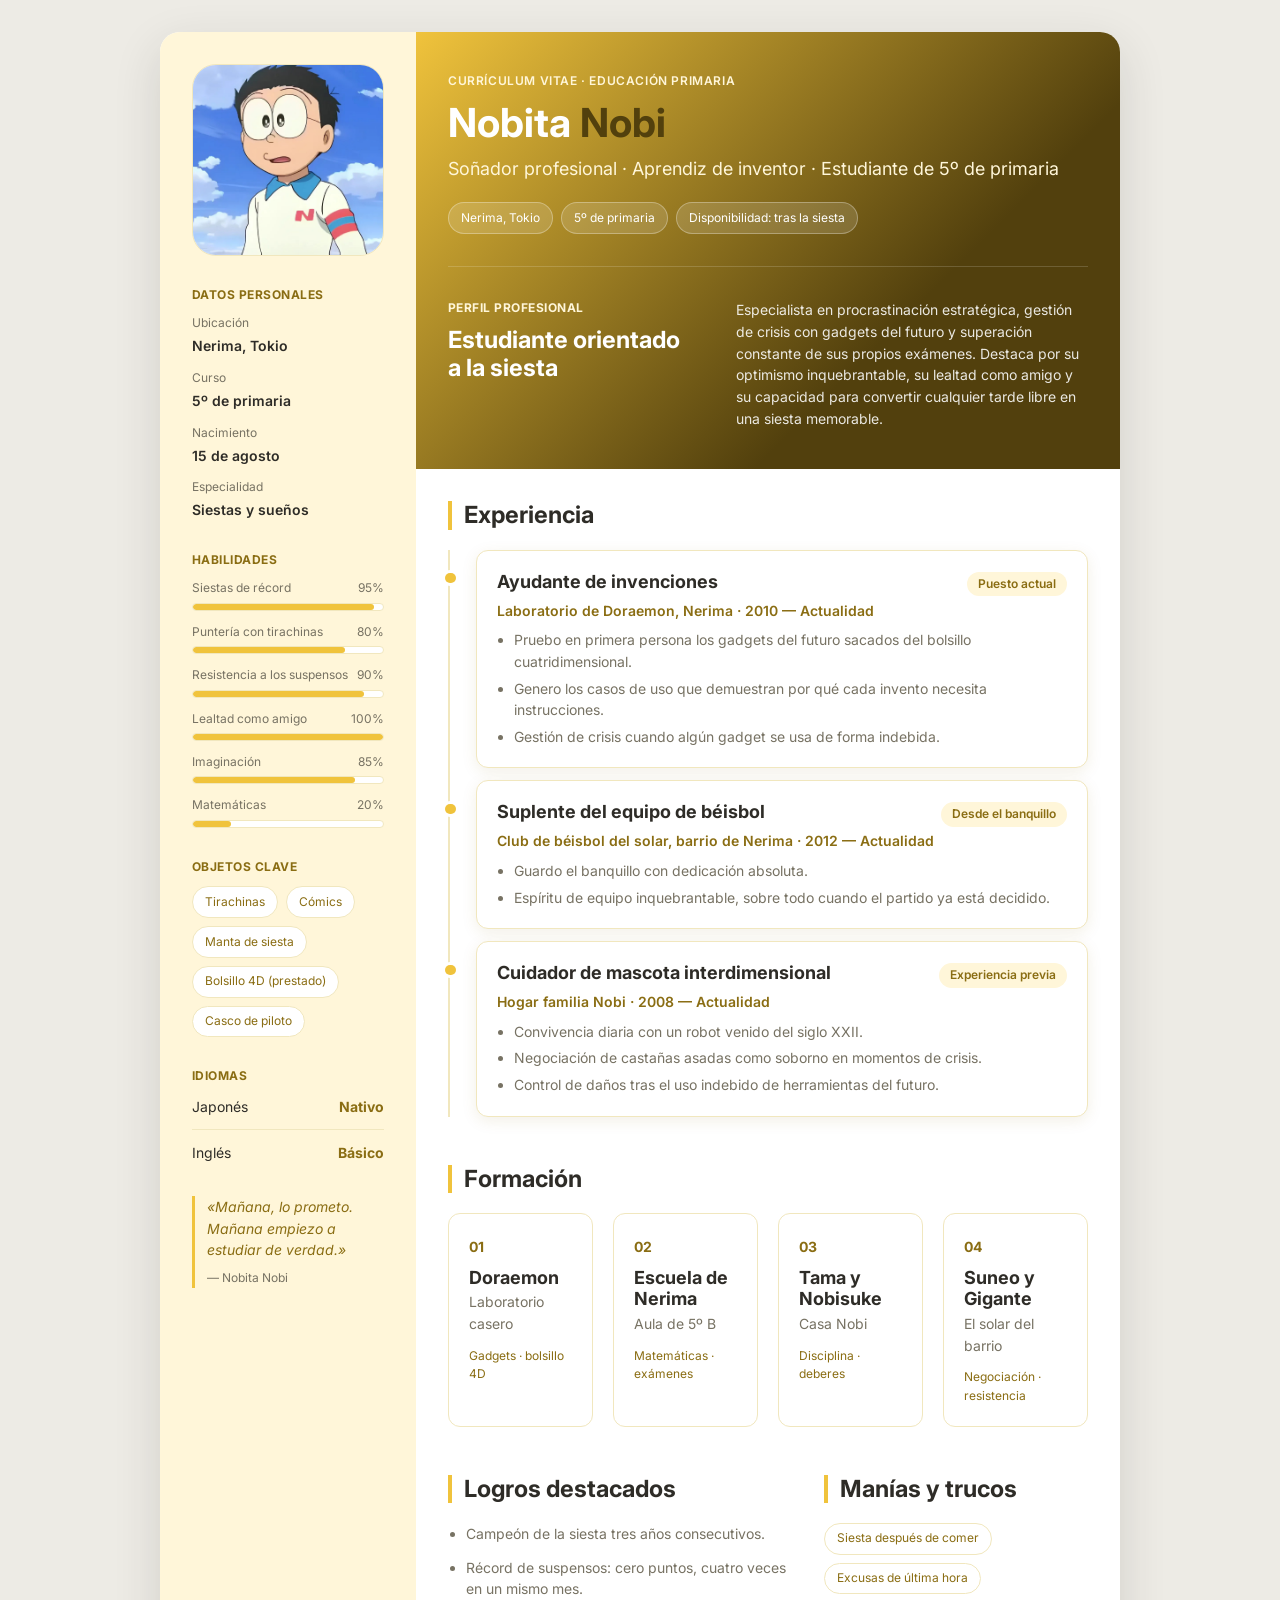
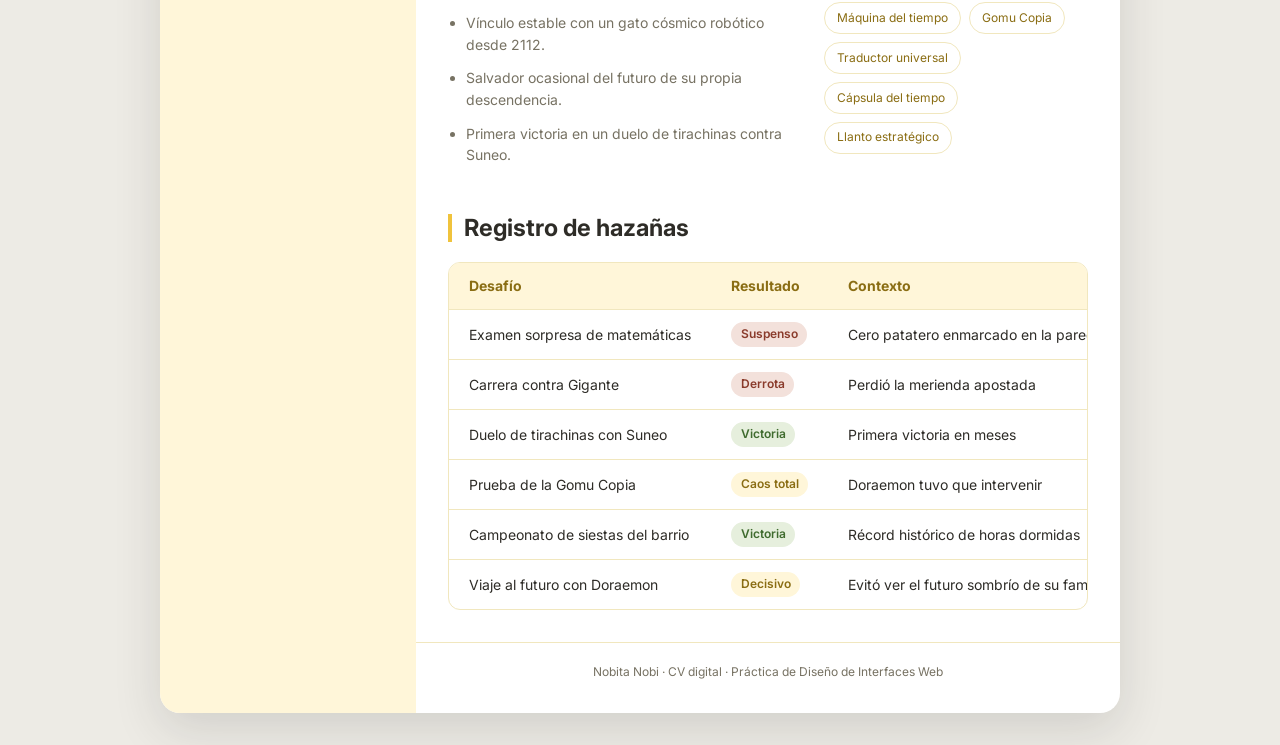
<file: CV/index.html>
<!DOCTYPE html>
<html lang="es">
<head>
  <meta charset="UTF-8">
  <meta name="viewport" content="width=device-width, initial-scale=1.0">
  <title>Nobita Nobi · Currículum</title>
  <link rel="preconnect" href="https://fonts.googleapis.com">
  <link href="https://fonts.googleapis.com/css2?family=Inter:wght@400;500;600;700&display=swap" rel="stylesheet">
  <link rel="stylesheet" href="nobita.css">
</head>
<body>

  <div class="page-outer">
    <div class="sheet">

      <aside class="sidebar">

        <div class="photo-frame">
          <img src="nobita.jpg" alt="Foto de Nobita Nobi" class="photo-img">
        </div>

        <section class="widget" id="datos">
          <h2 class="widget-title">Datos personales</h2>
          <div class="data-list">
            <div class="data-item">
              <span class="data-label">Ubicación</span>
              <span class="data-value">Nerima, Tokio</span>
            </div>
            <div class="data-item">
              <span class="data-label">Curso</span>
              <span class="data-value">5º de primaria</span>
            </div>
            <div class="data-item">
              <span class="data-label">Nacimiento</span>
              <span class="data-value">15 de agosto</span>
            </div>
            <div class="data-item">
              <span class="data-label">Especialidad</span>
              <span class="data-value">Siestas y sueños</span>
            </div>
          </div>
        </section>

        <section class="widget" id="habilidades">
          <h2 class="widget-title">Habilidades</h2>
          <ul class="skill-list">
            <li class="skill">
              <div class="skill-head">
                <span>Siestas de récord</span><span>95%</span>
              </div>
              <div class="skill-bar"><div class="skill-fill" style="width: 95%;"></div></div>
            </li>
            <li class="skill">
              <div class="skill-head">
                <span>Puntería con tirachinas</span><span>80%</span>
              </div>
              <div class="skill-bar"><div class="skill-fill" style="width: 80%;"></div></div>
            </li>
            <li class="skill">
              <div class="skill-head">
                <span>Resistencia a los suspensos</span><span>90%</span>
              </div>
              <div class="skill-bar"><div class="skill-fill" style="width: 90%;"></div></div>
            </li>
            <li class="skill">
              <div class="skill-head">
                <span>Lealtad como amigo</span><span>100%</span>
              </div>
              <div class="skill-bar"><div class="skill-fill" style="width: 100%;"></div></div>
            </li>
            <li class="skill">
              <div class="skill-head">
                <span>Imaginación</span><span>85%</span>
              </div>
              <div class="skill-bar"><div class="skill-fill" style="width: 85%;"></div></div>
            </li>
            <li class="skill">
              <div class="skill-head">
                <span>Matemáticas</span><span>20%</span>
              </div>
              <div class="skill-bar"><div class="skill-fill" style="width: 20%;"></div></div>
            </li>
          </ul>
        </section>

        <section class="widget" id="objetos">
          <h2 class="widget-title">Objetos clave</h2>
          <ul class="tag-list">
            <li class="tag">Tirachinas</li>
            <li class="tag">Cómics</li>
            <li class="tag">Manta de siesta</li>
            <li class="tag">Bolsillo 4D (prestado)</li>
            <li class="tag">Casco de piloto</li>
          </ul>
        </section>

        <section class="widget" id="idiomas">
          <h2 class="widget-title">Idiomas</h2>
          <ul class="lang-list">
            <li class="lang-item">
              <span>Japonés</span>
              <span class="lang-level">Nativo</span>
            </li>
            <li class="lang-item">
              <span>Inglés</span>
              <span class="lang-level">Básico</span>
            </li>
          </ul>
        </section>

        <blockquote class="quote">
          «Mañana, lo prometo. Mañana empiezo a estudiar de verdad.»
          <cite>— Nobita Nobi</cite>
        </blockquote>

      </aside>

      <div class="main-content">

        <header class="cv-header">

          <div class="header-top">
            <p class="eyebrow">Currículum vitae · Educación primaria</p>
            <h1 class="hero-name">Nobita <span class="hero-name-accent">Nobi</span></h1>
            <p class="hero-role">Soñador profesional&nbsp;·&nbsp;Aprendiz de inventor&nbsp;·&nbsp;Estudiante de 5º de primaria</p>
            <ul class="tag-list tag-list-light">
              <li class="tag tag-light">Nerima, Tokio</li>
              <li class="tag tag-light">5º de primaria</li>
              <li class="tag tag-light">Disponibilidad: tras la siesta</li>
            </ul>
          </div>

          <div class="header-profile">
            <div class="header-profile-label">
              <p class="intro-label">Perfil profesional</p>
              <h2 class="intro-title">Estudiante orientado a la siesta</h2>
            </div>
            <p class="intro-text">
              Especialista en procrastinación estratégica, gestión de crisis con
              gadgets del futuro y superación constante de sus propios exámenes.
              Destaca por su optimismo inquebrantable, su lealtad como amigo y su
              capacidad para convertir cualquier tarde libre en una siesta
              memorable.
            </p>
          </div>

        </header>

        <div class="content-body">

          <section class="block" id="experiencia">
            <h2 class="block-title">Experiencia</h2>

            <div class="timeline">
            <article class="card">
              <div class="card-head">
                <h3 class="card-title">Ayudante de invenciones</h3>
                <span class="card-date">Puesto actual</span>
              </div>
              <p class="card-subtitle">Laboratorio de Doraemon, Nerima · 2010 — Actualidad</p>
              <ul class="card-list">
                <li>Pruebo en primera persona los gadgets del futuro sacados del bolsillo cuatridimensional.</li>
                <li>Genero los casos de uso que demuestran por qué cada invento necesita instrucciones.</li>
                <li>Gestión de crisis cuando algún gadget se usa de forma indebida.</li>
              </ul>
            </article>

            <article class="card">
              <div class="card-head">
                <h3 class="card-title">Suplente del equipo de béisbol</h3>
                <span class="card-date">Desde el banquillo</span>
              </div>
              <p class="card-subtitle">Club de béisbol del solar, barrio de Nerima · 2012 — Actualidad</p>
              <ul class="card-list">
                <li>Guardo el banquillo con dedicación absoluta.</li>
                <li>Espíritu de equipo inquebrantable, sobre todo cuando el partido ya está decidido.</li>
              </ul>
            </article>

            <article class="card">
              <div class="card-head">
                <h3 class="card-title">Cuidador de mascota interdimensional</h3>
                <span class="card-date">Experiencia previa</span>
              </div>
              <p class="card-subtitle">Hogar familia Nobi · 2008 — Actualidad</p>
              <ul class="card-list">
                <li>Convivencia diaria con un robot venido del siglo XXII.</li>
                <li>Negociación de castañas asadas como soborno en momentos de crisis.</li>
                <li>Control de daños tras el uso indebido de herramientas del futuro.</li>
              </ul>
            </article>
            </div>
          </section>

          <section class="block" id="formacion">
            <h2 class="block-title">Formación</h2>

            <div class="training-grid">
              <article class="training-card">
                <span class="training-number">01</span>
                <h3 class="training-title">Doraemon</h3>
                <p class="training-place">Laboratorio casero</p>
                <p class="training-tags">Gadgets · bolsillo 4D</p>
              </article>
              <article class="training-card">
                <span class="training-number">02</span>
                <h3 class="training-title">Escuela de Nerima</h3>
                <p class="training-place">Aula de 5º B</p>
                <p class="training-tags">Matemáticas · exámenes</p>
              </article>
              <article class="training-card">
                <span class="training-number">03</span>
                <h3 class="training-title">Tama y Nobisuke</h3>
                <p class="training-place">Casa Nobi</p>
                <p class="training-tags">Disciplina · deberes</p>
              </article>
              <article class="training-card">
                <span class="training-number">04</span>
                <h3 class="training-title">Suneo y Gigante</h3>
                <p class="training-place">El solar del barrio</p>
                <p class="training-tags">Negociación · resistencia</p>
              </article>
            </div>
          </section>

          <section class="split-block">
            <div class="block" id="logros">
              <h2 class="block-title">Logros destacados</h2>
              <ul class="bullet-list">
                <li>Campeón de la siesta tres años consecutivos.</li>
                <li>Récord de suspensos: cero puntos, cuatro veces en un mismo mes.</li>
                <li>Vínculo estable con un gato cósmico robótico desde 2112.</li>
                <li>Salvador ocasional del futuro de su propia descendencia.</li>
                <li>Primera victoria en un duelo de tirachinas contra Suneo.</li>
              </ul>
            </div>

            <div class="block" id="manias">
              <h2 class="block-title">Manías y trucos</h2>
              <ul class="tag-list">
                <li class="tag">Siesta después de comer</li>
                <li class="tag">Excusas de última hora</li>
                <li class="tag">Máquina del tiempo</li>
                <li class="tag">Gomu Copia</li>
                <li class="tag">Traductor universal</li>
                <li class="tag">Cápsula del tiempo</li>
                <li class="tag">Llanto estratégico</li>
              </ul>
            </div>
          </section>

          <section class="block" id="registro">
            <h2 class="block-title">Registro de hazañas</h2>
            <div class="table-wrapper">
              <table class="record-table">
                <thead>
                  <tr>
                    <th>Desafío</th>
                    <th>Resultado</th>
                    <th>Contexto</th>
                  </tr>
                </thead>
                <tbody>
                  <tr>
                    <td>Examen sorpresa de matemáticas</td>
                    <td><span class="result result-bad">Suspenso</span></td>
                    <td>Cero patatero enmarcado en la pared</td>
                  </tr>
                  <tr>
                    <td>Carrera contra Gigante</td>
                    <td><span class="result result-bad">Derrota</span></td>
                    <td>Perdió la merienda apostada</td>
                  </tr>
                  <tr>
                    <td>Duelo de tirachinas con Suneo</td>
                    <td><span class="result result-good">Victoria</span></td>
                    <td>Primera victoria en meses</td>
                  </tr>
                  <tr>
                    <td>Prueba de la Gomu Copia</td>
                    <td><span class="result result-neutral">Caos total</span></td>
                    <td>Doraemon tuvo que intervenir</td>
                  </tr>
                  <tr>
                    <td>Campeonato de siestas del barrio</td>
                    <td><span class="result result-good">Victoria</span></td>
                    <td>Récord histórico de horas dormidas</td>
                  </tr>
                  <tr>
                    <td>Viaje al futuro con Doraemon</td>
                    <td><span class="result result-neutral">Decisivo</span></td>
                    <td>Evitó ver el futuro sombrío de su familia</td>
                  </tr>
                </tbody>
              </table>
            </div>
          </section>

        </div>

        <footer class="footer">
          <p>Nobita Nobi · CV digital · Práctica de Diseño de Interfaces Web</p>
        </footer>

      </div>

    </div>
  </div>

</body>
</html>
</file>
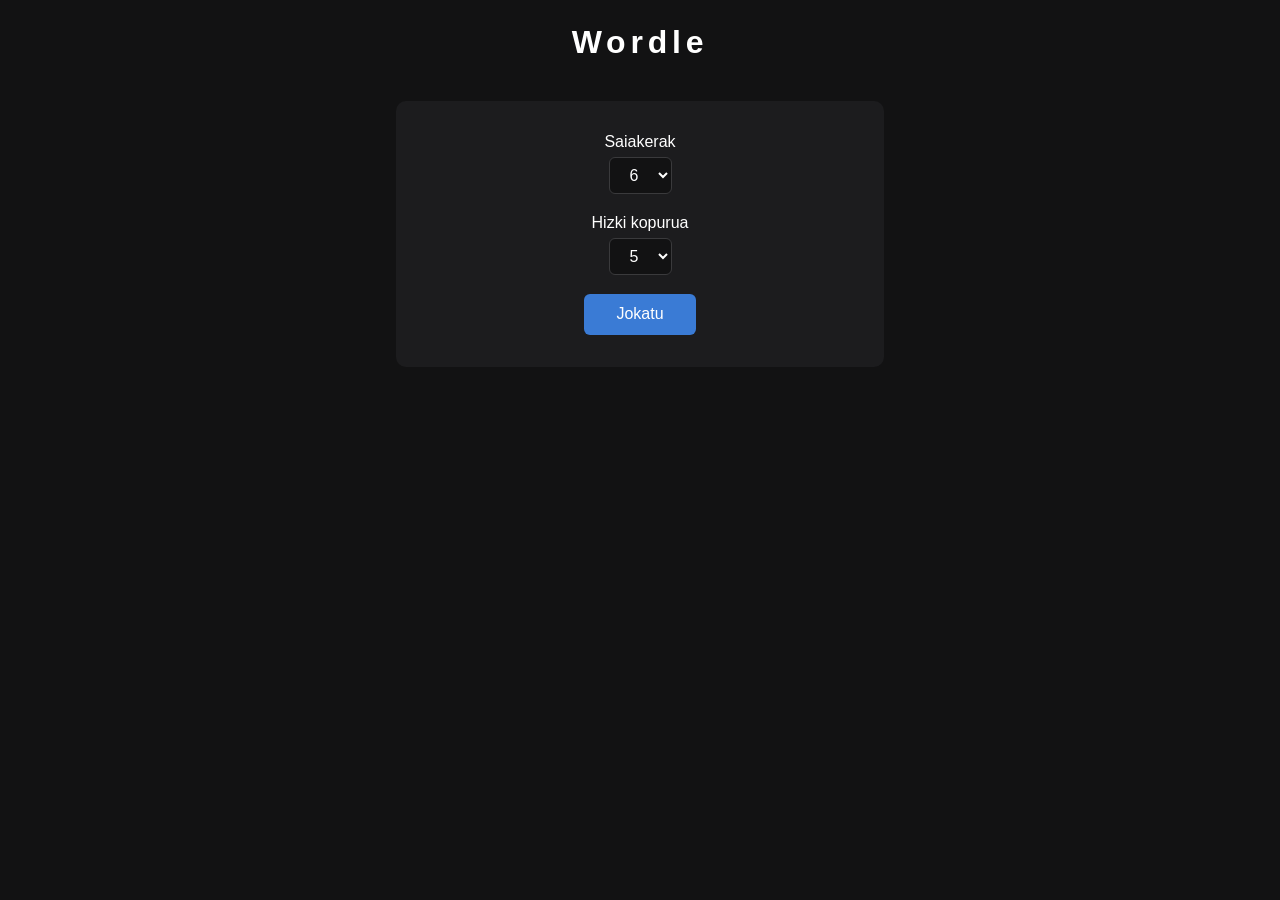
<file: Wordle/index.html>
<!DOCTYPE html>
<html lang="eu">
<head>
  <meta charset="UTF-8">
  <meta name="viewport" content="width=device-width, initial-scale=1.0">
  <title>Wordle</title>
  <link rel="stylesheet" href="styles.css">
</head>
<body>

  <header>
    <h1>Wordle</h1>
  </header>

  <main>

    <!-- PANTALLA 1: configuración de la partida -->
    <section id="pantalla-config" class="pantalla">
      <form id="form-config">
        <div class="campo">
          <label for="intentos">Saiakerak</label>
          <select id="intentos" name="intentos">
            <option value="4">4</option>
            <option value="5">5</option>
            <option value="6" selected>6</option>
            <option value="7">7</option>
            <option value="8">8</option>
          </select>
        </div>

        <div class="campo">
          <label for="letras">Hizki kopurua</label>
          <select id="letras" name="letras">
            <option value="4">4</option>
            <option value="5" selected>5</option>
            <option value="6">6</option>
            <option value="7">7</option>
            <option value="8">8</option>
          </select>
        </div>

        <button type="submit" id="btn-jugar">Jokatu</button>
      </form>
    </section>

    <!-- PANTALLA 2: el juego (mensajes, tablero y teclado) -->
    <section id="pantalla-juego" class="pantalla oculto">
      <p id="mensaje" class="mensaje"></p>
      <div id="tablero" class="tablero"></div>
      <div id="teclado" class="teclado"></div>
    </section>

    <!-- PANTALLA 3: resultado final e historial -->
    <section id="pantalla-fin" class="pantalla oculto">
      <p id="resultado" class="resultado"></p>
      <h2>Azken partidak</h2>
      <div id="historial" class="historial"></div>
      <button type="button" id="btn-reiniciar">Berriro jokatu</button>
    </section>

  </main>

  <script src="code.js"></script>
</body>
</html>
</file>
<file: CV/nobita.css>
:root {
  --color-primary: #F0C33C;
  --color-primary-dark: #8A6D13;
  --color-header-bg: #52400D;
  --color-secondary: #FFF6D9;
  --color-accent: #FFFFFF;
  --color-bg: #FFFFFF;
  --color-surface: #FFFFFF;
  --color-outer-bg: #EDEBE5;
  --color-text: #2E2C27;
  --color-text-light: #777263;
  --color-border: #F1E7BE;

  --radius-sm: 0.375rem;
  --radius-md: 0.75rem;
  --radius-lg: 1.25rem;
  --radius-photo: 1.5rem;
  --radius-full: 999px;

  --fs-xs: 0.75rem;
  --fs-sm: 0.875rem;
  --fs-base: 1rem;
  --fs-md: 1.125rem;
  --fs-lg: 1.475rem;
  --fs-xl: 2.25rem;

  --space-xs: 0.5rem;
  --space-sm: 0.75rem;
  --space-md: 1.25rem;
  --space-lg: 2rem;
  --space-xl: 3rem;

  --sidebar-width: 16rem;

  --shadow-card: 0 0.25rem 0.9rem rgba(138, 109, 19, 0.1);
  --shadow-sheet: 0 1rem 3rem rgba(46, 44, 39, 0.14);
}

* {
  box-sizing: border-box;
  margin: 0;
  padding: 0;
}

body {
  font-family: 'Inter', system-ui, sans-serif;
  font-size: var(--fs-base);
  color: var(--color-text);
  background-color: var(--color-outer-bg);
  line-height: 1.55;
}

h1, h2, h3 {
  font-family: 'Inter', system-ui, sans-serif;
  font-weight: 700;
  color: var(--color-text);
  line-height: 1.2;
}

ul {
  list-style: none;
}

.page-outer {
  padding: var(--space-lg) var(--space-sm);
  display: flex;
  justify-content: center;
}

.sheet {
  width: min(60rem, 96vw);
  background-color: var(--color-surface);
  border-radius: var(--radius-lg);
  box-shadow: var(--shadow-sheet);
  overflow: hidden;
  display: flex;
  flex-direction: column;
}

.sidebar {
  background-color: var(--color-secondary);
  padding: var(--space-lg);
  display: flex;
  flex-direction: column;
  gap: var(--space-lg);
}

.photo-frame {
  width: 100%;
  max-width: 11rem;
  margin: 0 auto;
  aspect-ratio: 1 / 1;
  border-radius: var(--radius-photo);
  border: 1px solid var(--color-border);
  overflow: hidden;
}

.photo-img {
  width: 100%;
  height: 100%;
  object-fit: cover;
  display: block;
}

.widget-title {
  font-size: var(--fs-xs);
  font-weight: 700;
  letter-spacing: 0.04em;
  text-transform: uppercase;
  color: var(--color-primary-dark);
  margin-bottom: var(--space-sm);
}

.data-list {
  display: flex;
  flex-direction: column;
  gap: var(--space-sm);
}

.data-item {
  display: flex;
  flex-direction: column;
  gap: 0.15rem;
}

.data-label {
  font-size: var(--fs-xs);
  color: var(--color-text-light);
}

.data-value {
  font-size: var(--fs-sm);
  font-weight: 600;
  color: var(--color-text);
}

.skill-list {
  display: flex;
  flex-direction: column;
  gap: var(--space-sm);
}

.skill-head {
  display: flex;
  justify-content: space-between;
  font-size: var(--fs-xs);
  color: var(--color-text-light);
  margin-bottom: 0.3rem;
}

.skill-bar {
  width: 100%;
  height: 0.5rem;
  border-radius: var(--radius-full);
  background-color: var(--color-bg);
  border: 1px solid var(--color-border);
  overflow: hidden;
}

.skill-fill {
  height: 100%;
  border-radius: var(--radius-full);
  background-color: var(--color-primary);
}

.tag-list {
  display: flex;
  flex-wrap: wrap;
  gap: var(--space-xs);
}

.tag {
  font-size: var(--fs-xs);
  color: var(--color-primary-dark);
  background-color: var(--color-bg);
  border: 1px solid var(--color-border);
  border-radius: var(--radius-full);
  padding: 0.35rem 0.75rem;
}

/* idiomas: fila con el nivel a la derecha */

.lang-list {
  display: flex;
  flex-direction: column;
  gap: var(--space-sm);
}

.lang-item {
  display: flex;
  justify-content: space-between;
  align-items: baseline;
  font-size: var(--fs-sm);
  padding-bottom: var(--space-sm);
  border-bottom: 1px solid var(--color-border);
}

.lang-item:last-child {
  border-bottom: none;
  padding-bottom: 0;
}

.lang-level {
  font-weight: 700;
  color: var(--color-primary-dark);
}

.quote {
  font-size: var(--fs-sm);
  font-style: italic;
  color: var(--color-primary-dark);
  border-left: 0.2rem solid var(--color-primary);
  padding-left: var(--space-sm);
}

.quote cite {
  display: block;
  margin-top: var(--space-xs);
  font-size: var(--fs-xs);
  font-style: normal;
  color: var(--color-text-light);
}

.main-content {
  display: flex;
  flex-direction: column;
}

.cv-header {
  color: var(--color-accent);
  padding: calc(var(--space-lg) + 0.5rem) var(--space-lg);
  background: linear-gradient(135deg, var(--color-primary) 0%, var(--color-header-bg) 68%);
}

.header-top {
  padding-bottom: var(--space-lg);
  border-bottom: 1px solid rgba(255, 255, 255, 0.16);
}

.eyebrow {
  font-size: var(--fs-xs);
  font-weight: 600;
  letter-spacing: 0.05em;
  text-transform: uppercase;
  color: var(--color-secondary);
  margin-bottom: var(--space-xs);
}

.hero-name {
  font-size: min(2.5rem, 8vw);
  font-weight: 700;
  color: var(--color-accent);
}

.hero-name-accent {
  color: var(--color-header-bg);
}

.hero-role {
  margin-top: var(--space-xs);
  font-size: var(--fs-md);
  color: var(--color-secondary);
}

.tag-list-light {
  margin-top: var(--space-md);
}

.tag-light {
  color: var(--color-accent);
  background-color: rgba(255, 255, 255, 0.14);
  border-color: rgba(255, 255, 255, 0.3);
}

.header-profile {
  margin-top: var(--space-lg);
  display: flex;
  flex-direction: column;
  gap: var(--space-sm);
}

.intro-label {
  font-size: var(--fs-xs);
  font-weight: 700;
  letter-spacing: 0.04em;
  text-transform: uppercase;
  color: var(--color-secondary);
  margin-bottom: var(--space-xs);
}

.intro-title {
  font-size: var(--fs-lg);
  color: var(--color-accent);
}

.intro-text {
  font-size: var(--fs-sm);
  color: rgba(255, 255, 255, 0.88);
  max-width: 34rem;
}

.content-body {
  padding: var(--space-lg);
  display: flex;
  flex-direction: column;
  gap: var(--space-xl);
}

.block-title {
  font-size: var(--fs-lg);
  margin-bottom: var(--space-md);
  padding-left: var(--space-sm);
  border-left: 0.3rem solid var(--color-primary);
}

.timeline {
  position: relative;
  padding-left: 1.6rem;
  border-left: 2px solid var(--color-border);
  display: flex;
  flex-direction: column;
  gap: var(--space-sm);
}

.card {
  background-color: var(--color-surface);
  border: 1px solid var(--color-border);
  border-radius: var(--radius-md);
  padding: var(--space-md);
  box-shadow: var(--shadow-card);
  margin-bottom: var(--space-sm);
}

.card:last-child {
  margin-bottom: 0;
}

.timeline .card {
  position: relative;
  margin-bottom: 0;
}

.timeline .card::before {
  content: "";
  position: absolute;
  left: -1.95rem;
  top: 1.4rem;
  width: 0.65rem;
  height: 0.65rem;
  border-radius: 50%;
  background-color: var(--color-primary);
  box-shadow: 0 0 0 3px var(--color-surface);
}

.card-head {
  display: flex;
  justify-content: space-between;
  align-items: baseline;
  flex-wrap: wrap;
  gap: var(--space-xs);
}

.card-title {
  font-size: var(--fs-md);
}

.card-date {
  font-size: var(--fs-xs);
  font-weight: 600;
  color: var(--color-primary-dark);
  background-color: var(--color-secondary);
  border-radius: var(--radius-full);
  padding: 0.2rem 0.7rem;
  white-space: nowrap;
}

.card-subtitle {
  font-size: var(--fs-sm);
  color: var(--color-primary-dark);
  font-weight: 600;
  margin: 0.2rem 0 var(--space-xs);
}

.card-list {
  font-size: var(--fs-sm);
  color: var(--color-text-light);
  padding-left: 1.1rem;
  display: flex;
  flex-direction: column;
  gap: 0.3rem;
}

.card-list li {
  list-style: disc;
}

.training-grid {
  display: grid;
  grid-template-columns: 1fr;
  gap: var(--space-md);
}

.training-card {
  border: 1px solid var(--color-border);
  border-radius: var(--radius-md);
  padding: var(--space-md);
}

.training-number {
  font-size: var(--fs-sm);
  font-weight: 700;
  color: var(--color-primary-dark);
}

.training-title {
  font-size: var(--fs-md);
  margin-top: var(--space-xs);
}

.training-place {
  font-size: var(--fs-sm);
  color: var(--color-text-light);
  margin-top: 0.2rem;
}

.training-tags {
  font-size: var(--fs-xs);
  color: var(--color-primary-dark);
  margin-top: var(--space-sm);
}

.split-block {
  display: grid;
  grid-template-columns: 1fr;
  gap: var(--space-lg);
}

.bullet-list {
  display: flex;
  flex-direction: column;
  gap: var(--space-sm);
  font-size: var(--fs-sm);
  color: var(--color-text-light);
  padding-left: 1.1rem;
}

.bullet-list li {
  list-style: disc;
}

.table-wrapper {
  overflow-x: auto;
  border: 1px solid var(--color-border);
  border-radius: var(--radius-md);
}

.record-table {
  width: 100%;
  border-collapse: collapse;
  font-size: var(--fs-sm);
}

.record-table th,
.record-table td {
  text-align: left;
  padding: var(--space-sm) var(--space-md);
  border-bottom: 1px solid var(--color-border);
  white-space: nowrap;
}

.record-table thead th {
  font-weight: 700;
  color: var(--color-primary-dark);
  background-color: var(--color-secondary);
}

.record-table tbody tr:last-child td {
  border-bottom: none;
}

.result {
  display: inline-block;
  font-size: var(--fs-xs);
  font-weight: 600;
  padding: 0.2rem 0.6rem;
  border-radius: var(--radius-full);
}

.result-good {
  color: #3F6B2E;
  background-color: #E6EFDD;
}

.result-bad {
  color: #8A3B2B;
  background-color: #F3E1DB;
}

.result-neutral {
  color: var(--color-primary-dark);
  background-color: var(--color-secondary);
}

.footer {
  padding: var(--space-md) var(--space-lg) var(--space-lg);
  text-align: center;
  font-size: var(--fs-xs);
  color: var(--color-text-light);
  border-top: 1px solid var(--color-border);
}

@media (max-width: 26rem) {
  .page-outer {
    padding: var(--space-sm) 0;
  }

  .sheet {
    border-radius: 0;
  }

  .sidebar,
  .content-body {
    padding: var(--space-md);
  }

  .cv-header {
    padding: var(--space-md);
  }

  .hero-name {
    font-size: 2rem;
  }

  .timeline {
    padding-left: 1.2rem;
  }

  .timeline .card::before {
    left: -1.55rem;
  }
}

@media (min-width: 36rem) {
  .training-grid {
    grid-template-columns: repeat(2, 1fr);
  }

  .photo-frame {
    max-width: 14rem;
  }
}

@media (min-width: 48rem) {
  .sheet {
    flex-direction: row;
    align-items: stretch;
  }

  .sidebar {
    width: var(--sidebar-width);
    flex-shrink: 0;
  }

  .main-content {
    flex: 1;
    min-width: 0;
  }

  .photo-frame {
    max-width: none;
    margin: 0;
  }

  .training-grid {
    grid-template-columns: repeat(4, 1fr);
  }

  .split-block {
    grid-template-columns: 1.3fr 1fr;
  }

  .header-profile {
    flex-direction: row;
    align-items: flex-start;
    gap: var(--space-xl);
  }

  .header-profile-label {
    flex: 0 0 15rem;
  }
}
</file>
<file: Wordle/styles.css>
:root {
  --fondo: #121213;
  --texto: #ffffff;
  --borde: #3a3a3c;
  --borde-relleno: #565758;

  --color-no: #3a3a3c;
  --color-existe: #b59f3b;
  --color-ok: #538d4e;

  --color-tecla: #818384;
  --color-panel: #1c1c1e;
}

* {
  box-sizing: border-box;
}

body {
  margin: 0;
  background: var(--fondo);
  color: var(--texto);
  font-family: "Segoe UI", Verdana, sans-serif;
  min-height: 100vh;
  display: flex;
  flex-direction: column;
  align-items: center;
}

header h1 {
  text-align: center;
  letter-spacing: 0.3rem;
  margin: 1.5rem 0 0.5rem;
}

main {
  width: 100%;
  max-width: 520px;
  padding: 0 1rem 2rem;
  display: flex;
  flex-direction: column;
  align-items: center;
}

.pantalla {
  width: 100%;
  display: flex;
  flex-direction: column;
  align-items: center;
}

.oculto {
  display: none;
}

/* ---------- Configuración ---------- */
#form-config {
  display: flex;
  flex-direction: column;
  align-items: center;
  gap: 1.2rem;
  background: var(--color-panel);
  padding: 2rem;
  border-radius: 10px;
  margin-top: 2rem;
  width: 100%;
}

.campo {
  display: flex;
  flex-direction: column;
  align-items: center;
  gap: 0.4rem;
}

.campo select {
  padding: 0.5rem 1rem;
  border-radius: 6px;
  border: 1px solid var(--borde);
  background: var(--fondo);
  color: var(--texto);
  font-size: 1rem;
}

#btn-jugar,
#btn-reiniciar {
  background: #3a7bd5;
  color: white;
  border: none;
  padding: 0.7rem 2rem;
  font-size: 1rem;
  border-radius: 6px;
  cursor: pointer;
}

#btn-jugar:hover,
#btn-reiniciar:hover {
  filter: brightness(1.1);
}

#btn-jugar:disabled {
  opacity: 0.6;
  cursor: wait;
}

/* ---------- Juego ---------- */
.mensaje {
  min-height: 1.4rem;
  font-weight: bold;
}

.tablero {
  display: flex;
  flex-direction: column;
  gap: 6px;
  margin: 1rem 0 1.5rem;
}

.fila {
  display: flex;
  gap: 6px;
  justify-content: center;
}

.casilla {
  width: 52px;
  height: 52px;
  border: 2px solid var(--borde);
  border-radius: 4px;
  display: flex;
  align-items: center;
  justify-content: center;
  font-size: 1.6rem;
  font-weight: bold;
}

.casilla.rellena {
  border-color: var(--borde-relleno);
}

/* Colores tras comprobar la palabra (casillas y teclas) */
.casilla.ok {
  background: var(--color-ok);
  border-color: var(--color-ok);
}

.casilla.existe {
  background: var(--color-existe);
  border-color: var(--color-existe);
}

.casilla.no {
  background: var(--color-no);
  border-color: var(--color-no);
}

/* ---------- Teclado ---------- */
.teclado {
  display: flex;
  flex-direction: column;
  align-items: center;
  gap: 8px;
  width: 100%;
}

.fila-teclado {
  display: flex;
  justify-content: center;
  gap: 6px;
  width: 100%;
}

.tecla {
  flex: 1;
  max-width: 42px;
  height: 48px;
  background: var(--color-tecla);
  color: var(--texto);
  border: none;
  border-radius: 4px;
  font-weight: bold;
  font-size: 0.9rem;
  cursor: pointer;
}

.tecla.ancha {
  max-width: 70px;
  font-size: 0.75rem;
}

.tecla:hover {
  filter: brightness(1.15);
}

/* ---------- Final ---------- */
.resultado {
  font-size: 1.2rem;
  font-weight: bold;
  text-align: center;
  margin-bottom: 0;
}

.historial {
  width: 100%;
  display: flex;
  flex-direction: column;
  gap: 8px;
  margin-bottom: 1.5rem;
}

.partida {
  display: flex;
  justify-content: space-between;
  background: var(--color-panel);
  padding: 0.6rem 1rem;
  border-radius: 6px;
  border-left: 5px solid var(--color-no);
}

.partida.ganada {
  border-left-color: var(--color-ok);
}

.partida.perdida {
  border-left-color: #c0392b;
}

@media (max-width: 420px) {
  .casilla {
    width: 40px;
    height: 40px;
    font-size: 1.3rem;
  }
  .tecla {
    height: 42px;
    max-width: 34px;
    font-size: 0.8rem;
  }
  .tecla.ancha {
    max-width: 52px;
    font-size: 0.65rem;
  }
}
</file>
